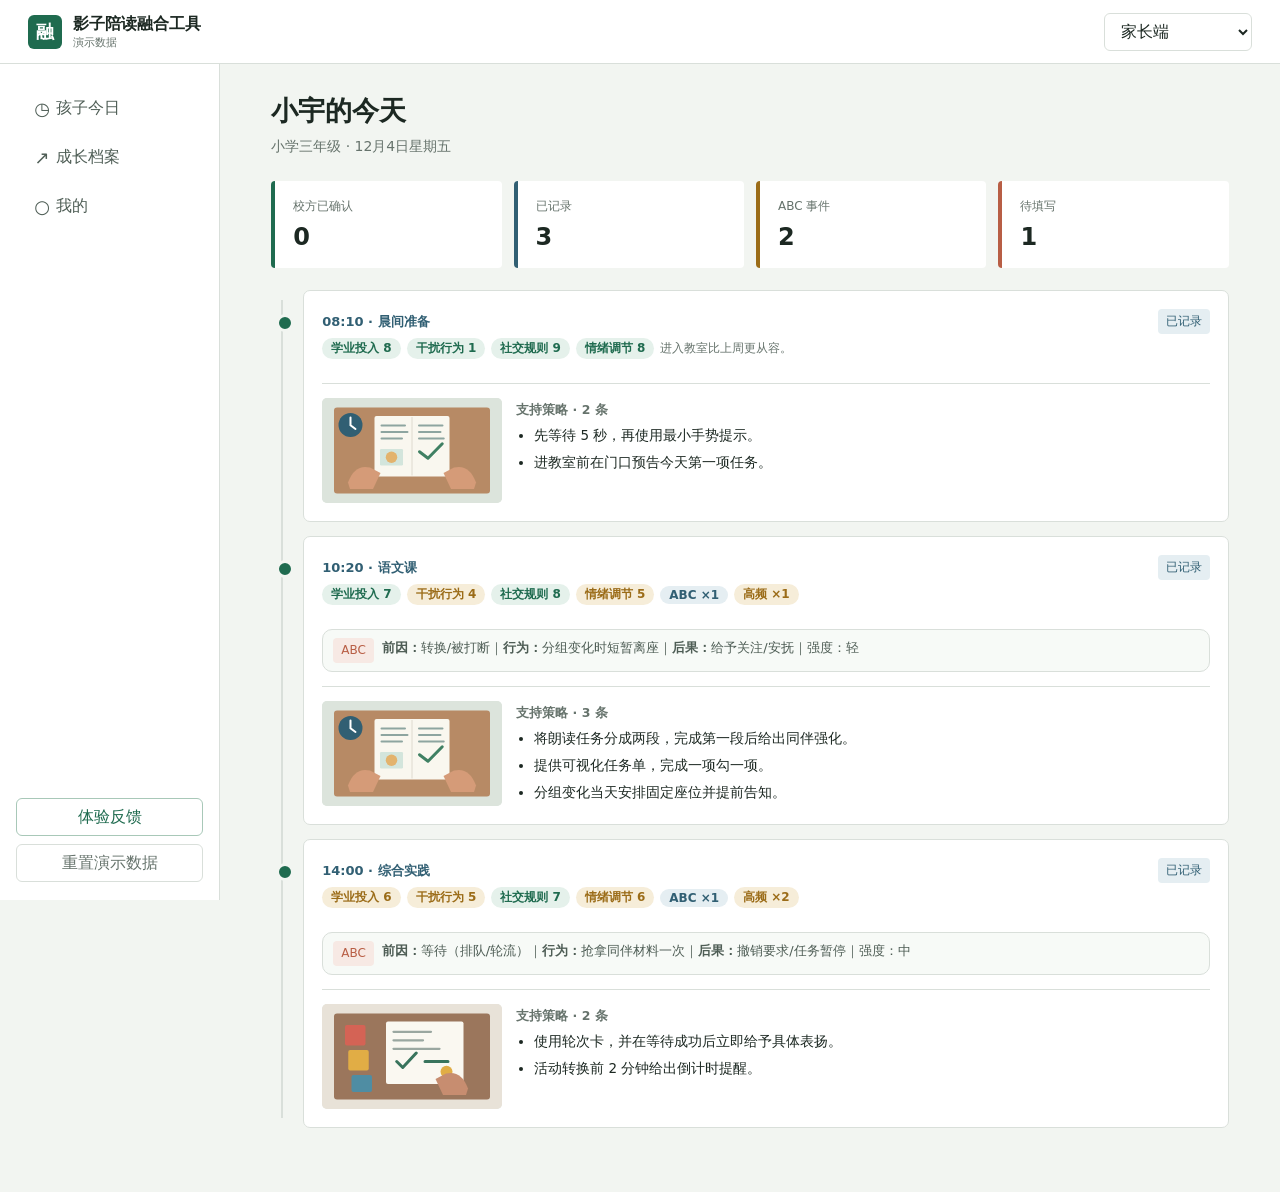
<file: index.html>
<!doctype html>
<html lang="zh-CN">
  <head>
    <meta charset="UTF-8" />
    <meta name="viewport" content="width=device-width, initial-scale=1.0" />
    <meta name="theme-color" content="#1f6b4f" />
    <title>影子陪读融合工具</title>
    <link rel="icon" href="data:," />
    <link rel="stylesheet" href="styles.css" />
  </head>
  <body>
    <div id="app"></div>
    <script src="app.js"></script>
  </body>
</html>
</file>
<file: styles.css>
:root {
  color-scheme: light;
  --ink: #1c2822;
  --muted: #66736c;
  --line: #d9dfda;
  --surface: #ffffff;
  --canvas: #f2f5f1;
  --green: #1f6b4f;
  --green-soft: #e5f1eb;
  --blue: #315f73;
  --blue-soft: #e5eef2;
  --coral: #b85e45;
  --coral-soft: #f7e9e4;
  --red: #b23b32;
  --red-soft: #f7e1df;
  --amber: #9b6c18;
  --amber-soft: #f6edd9;
  --shadow: 0 8px 24px rgba(24, 39, 31, 0.08);
  font-family: "Microsoft YaHei", "PingFang SC", system-ui, sans-serif;
}

* {
  box-sizing: border-box;
}

body {
  margin: 0;
  min-width: 320px;
  min-height: 100vh;
  color: var(--ink);
  background: var(--canvas);
}

button,
input,
select,
textarea {
  font: inherit;
  letter-spacing: 0;
}

button,
select {
  cursor: pointer;
}

button:focus-visible,
input:focus-visible,
select:focus-visible,
textarea:focus-visible {
  outline: 3px solid rgba(49, 95, 115, 0.28);
  outline-offset: 2px;
}

.shell {
  min-height: 100vh;
}

.topbar {
  position: sticky;
  top: 0;
  z-index: 20;
  display: flex;
  align-items: center;
  justify-content: space-between;
  gap: 16px;
  height: 64px;
  padding: 0 28px;
  border-bottom: 1px solid var(--line);
  background: rgba(255, 255, 255, 0.96);
}

.brand {
  display: flex;
  flex: 1 1 auto;
  align-items: center;
  gap: 11px;
  min-width: 0;
  overflow: hidden;
}

.brand-mark {
  display: grid;
  flex: 0 0 auto;
  width: 34px;
  height: 34px;
  place-items: center;
  border-radius: 6px;
  color: white;
  background: var(--green);
  font-size: 18px;
  font-weight: 800;
}

.brand strong {
  display: block;
  overflow: hidden;
  font-size: 16px;
  text-overflow: ellipsis;
  white-space: nowrap;
}

.brand small {
  display: block;
  color: var(--muted);
  font-size: 11px;
}

.role-control {
  display: flex;
  flex: 0 0 auto;
  align-items: center;
  gap: 10px;
  min-width: 0;
}

.role-control label {
  color: var(--muted);
  font-size: 13px;
}

.select,
.input,
.textarea {
  border: 1px solid var(--line);
  border-radius: 6px;
  color: var(--ink);
  background: var(--surface);
}

.select {
  height: 38px;
  padding: 0 34px 0 12px;
}

.input {
  width: 100%;
  height: 42px;
  padding: 0 12px;
}

.textarea {
  width: 100%;
  min-height: 96px;
  padding: 11px 12px;
  resize: vertical;
}

.layout {
  display: grid;
  grid-template-columns: 220px minmax(0, 1fr);
  min-height: calc(100vh - 64px);
}

.sidebar {
  position: sticky;
  top: 64px;
  align-self: start;
  height: calc(100vh - 64px);
  padding: 22px 16px;
  border-right: 1px solid var(--line);
  background: var(--surface);
}

.nav-list {
  display: grid;
  gap: 5px;
}

.nav-item {
  display: flex;
  align-items: center;
  width: 100%;
  min-height: 44px;
  padding: 0 12px;
  border: 0;
  border-radius: 6px;
  color: #4f5e56;
  background: transparent;
  text-align: left;
}

.nav-item:hover {
  background: #f2f5f1;
}

.nav-item.active {
  color: var(--green);
  background: var(--green-soft);
  font-weight: 700;
}

.nav-icon {
  display: inline-grid;
  width: 28px;
  font-size: 18px;
  place-items: center;
}

.sidebar-footer {
  position: absolute;
  right: 16px;
  bottom: 18px;
  left: 16px;
  display: grid;
  gap: 8px;
}

.reset-button,
.feedback-button {
  width: 100%;
  min-height: 38px;
  border: 1px solid var(--line);
  border-radius: 6px;
  color: var(--muted);
  background: var(--surface);
}

.feedback-button {
  border-color: #a8c8b8;
  color: var(--green);
}

.main {
  min-width: 0;
  padding: 30px clamp(20px, 4vw, 56px) 64px;
}

.content {
  width: min(1120px, 100%);
  margin: 0 auto;
}

.page-header {
  display: flex;
  align-items: flex-end;
  justify-content: space-between;
  gap: 18px;
  margin-bottom: 24px;
}

.page-header h1 {
  margin: 0 0 7px;
  font-size: 27px;
  line-height: 1.25;
}

.page-header p {
  margin: 0;
  color: var(--muted);
  font-size: 14px;
  line-height: 1.6;
}

.toolbar {
  display: flex;
  align-items: center;
  gap: 10px;
  margin-bottom: 18px;
}

.search {
  position: relative;
  flex: 1 1 300px;
}

.search .input {
  padding-left: 38px;
}

.search-icon {
  position: absolute;
  top: 10px;
  left: 13px;
  color: var(--muted);
}

.filter-row {
  display: flex;
  gap: 8px;
  margin: 0 0 20px;
  overflow-x: auto;
  scrollbar-width: none;
}

.chip {
  flex: 0 0 auto;
  min-height: 34px;
  padding: 0 13px;
  border: 1px solid var(--line);
  border-radius: 999px;
  color: #526159;
  background: var(--surface);
}

.chip.active {
  border-color: var(--green);
  color: var(--green);
  background: var(--green-soft);
  font-weight: 700;
}

.teacher-grid {
  display: grid;
  grid-template-columns: repeat(2, minmax(0, 1fr));
  gap: 14px;
}

.teacher-card,
.list-card,
.timeline-item,
.case-card,
.metric,
.action-card {
  border: 1px solid var(--line);
  border-radius: 7px;
  background: var(--surface);
}

.teacher-card {
  position: relative;
  padding: 20px;
  transition: transform 160ms ease, box-shadow 160ms ease;
}

.teacher-card:hover {
  box-shadow: var(--shadow);
  transform: translateY(-2px);
}

.teacher-card-top {
  display: grid;
  grid-template-columns: 58px minmax(0, 1fr) auto;
  gap: 13px;
  align-items: center;
}

.avatar {
  display: grid;
  width: 58px;
  height: 58px;
  place-items: center;
  border-radius: 50%;
  color: white;
  background: var(--avatar, var(--green));
  font-size: 19px;
  font-weight: 800;
}

.teacher-name {
  display: flex;
  align-items: center;
  gap: 7px;
  min-width: 0;
}

.teacher-name h2,
.teacher-name h3 {
  margin: 0;
  overflow: hidden;
  font-size: 17px;
  text-overflow: ellipsis;
  white-space: nowrap;
}

.verified {
  display: inline-flex;
  align-items: center;
  justify-content: center;
  width: 18px;
  height: 18px;
  border-radius: 50%;
  color: white;
  background: var(--green);
  font-size: 11px;
  font-weight: 800;
}

.teacher-subtitle {
  margin-top: 5px;
  color: var(--muted);
  font-size: 12px;
}

.price {
  color: var(--coral);
  font-size: 17px;
  font-weight: 800;
  white-space: nowrap;
}

.price small {
  color: var(--muted);
  font-size: 11px;
  font-weight: 400;
}

.tags {
  display: flex;
  flex-wrap: wrap;
  gap: 7px;
  margin: 16px 0;
}

.tag,
.status {
  display: inline-flex;
  align-items: center;
  min-height: 25px;
  padding: 2px 8px;
  border-radius: 4px;
  font-size: 12px;
  line-height: 1.4;
}

.tag {
  color: var(--blue);
  background: var(--blue-soft);
}

.status.green {
  color: var(--green);
  background: var(--green-soft);
}

.status.amber {
  color: var(--amber);
  background: var(--amber-soft);
}

.status.coral {
  color: var(--coral);
  background: var(--coral-soft);
}

.status.blue {
  color: var(--blue);
  background: var(--blue-soft);
}

.card-stats {
  display: grid;
  grid-template-columns: repeat(3, 1fr);
  padding: 14px 0;
  border-top: 1px solid var(--line);
  border-bottom: 1px solid var(--line);
}

.card-stat {
  padding: 0 10px;
  text-align: center;
}

.card-stat + .card-stat {
  border-left: 1px solid var(--line);
}

.card-stat strong {
  display: block;
  font-size: 17px;
}

.card-stat span {
  display: block;
  margin-top: 3px;
  color: var(--muted);
  font-size: 11px;
}

.card-actions {
  display: flex;
  justify-content: flex-end;
  margin-top: 15px;
}

.button {
  display: inline-flex;
  align-items: center;
  justify-content: center;
  min-height: 40px;
  padding: 0 17px;
  border: 1px solid transparent;
  border-radius: 6px;
  font-weight: 700;
}

.button.primary {
  color: white;
  background: var(--green);
}

.button.primary:hover {
  background: #18563f;
}

.button.secondary {
  border-color: var(--green);
  color: var(--green);
  background: white;
}

.button.ghost {
  border-color: var(--line);
  color: #425149;
  background: white;
}

.button.danger {
  border-color: #d8a99b;
  color: var(--coral);
  background: white;
}

.button:disabled {
  cursor: default;
  opacity: 0.55;
}

.back-button {
  display: inline-flex;
  align-items: center;
  gap: 7px;
  margin-bottom: 18px;
  padding: 0;
  border: 0;
  color: var(--muted);
  background: transparent;
}

.profile-head {
  display: grid;
  grid-template-columns: 84px minmax(0, 1fr) auto;
  gap: 20px;
  align-items: center;
  padding-bottom: 25px;
  border-bottom: 1px solid var(--line);
}

.profile-head .avatar {
  width: 84px;
  height: 84px;
  font-size: 25px;
}

.profile-head h1 {
  margin: 0;
  font-size: 26px;
}

.profile-copy {
  margin: 10px 0 0;
  max-width: 720px;
  color: var(--muted);
  font-size: 14px;
  line-height: 1.75;
}

.section {
  padding: 26px 0;
  border-bottom: 1px solid var(--line);
}

.section:last-child {
  border-bottom: 0;
}

.section-title {
  display: flex;
  align-items: center;
  justify-content: space-between;
  gap: 12px;
  margin-bottom: 16px;
}

.section-title h2 {
  margin: 0;
  font-size: 18px;
}

.section-title span {
  color: var(--muted);
  font-size: 13px;
}

.metrics {
  display: grid;
  grid-template-columns: repeat(4, 1fr);
  gap: 12px;
}

.metric {
  padding: 17px;
}

.metric strong {
  display: block;
  margin-bottom: 5px;
  font-size: 23px;
}

.metric span {
  color: var(--muted);
  font-size: 12px;
}

.case-grid {
  display: grid;
  grid-template-columns: repeat(3, 1fr);
  gap: 12px;
}

.case-card {
  padding: 17px;
}

.case-card h3 {
  margin: 0 0 9px;
  font-size: 15px;
}

.case-card p {
  margin: 10px 0 0;
  color: var(--muted);
  font-size: 13px;
  line-height: 1.6;
}

.notice {
  padding: 14px 16px;
  border-left: 4px solid var(--blue);
  border-radius: 4px;
  color: #3e535c;
  background: var(--blue-soft);
  font-size: 13px;
  line-height: 1.6;
}

.summary-grid {
  display: grid;
  grid-template-columns: repeat(4, 1fr);
  gap: 12px;
  margin-bottom: 22px;
}

.summary {
  padding: 17px 18px;
  border-left: 4px solid var(--accent, var(--green));
  border-radius: 4px;
  background: var(--surface);
}

.summary span {
  display: block;
  color: var(--muted);
  font-size: 12px;
}

.summary strong {
  display: block;
  margin-top: 8px;
  font-size: 24px;
}

.list {
  display: grid;
  gap: 10px;
}

.list-card {
  display: grid;
  grid-template-columns: minmax(0, 1fr) auto;
  gap: 18px;
  align-items: center;
  min-height: 84px;
  padding: 16px 18px;
}

.list-card h3 {
  margin: 0 0 6px;
  font-size: 15px;
}

.list-card p {
  margin: 0;
  color: var(--muted);
  font-size: 13px;
  line-height: 1.55;
  overflow-wrap: anywhere;
}

.list-card-meta {
  display: flex;
  align-items: center;
  gap: 8px;
  margin-bottom: 6px;
  color: var(--muted);
  font-size: 12px;
}

.list-actions {
  display: flex;
  flex-wrap: wrap;
  gap: 8px;
  justify-content: flex-end;
  align-items: center;
}

.rename-note {
  color: var(--muted);
  font-size: 12px;
}

.course-title-row {
  display: flex;
  align-items: center;
  gap: 10px;
}

.course-title-row h3 {
  margin: 0;
}

.rename-link {
  flex: 0 0 auto;
  min-height: 28px;
  padding: 0 10px;
  border: 1px solid var(--line);
  border-radius: 5px;
  color: var(--blue);
  background: var(--surface);
  font-size: 12px;
}

.summary-detail {
  display: grid;
  gap: 10px;
}

.summary-item {
  padding: 12px 14px;
  border-radius: 6px;
}

.summary-item.progress {
  border-left: 4px solid var(--green);
  background: var(--green-soft);
}

.summary-item.serious {
  border-left: 4px solid var(--red);
  background: var(--red-soft);
}

.summary-cat {
  color: #36443c;
  font-size: 13px;
  font-weight: 800;
}

.summary-text {
  margin: 5px 0 0;
  color: #46554d;
  font-size: 13px;
  line-height: 1.65;
}

.summary-lines {
  display: grid;
  gap: 6px;
  margin-top: 8px;
}

.summary-line {
  display: flex;
  gap: 8px;
  align-items: flex-start;
  color: #46554d;
  font-size: 13px;
  line-height: 1.55;
}

.summary-line .dot {
  flex: 0 0 auto;
  width: 8px;
  height: 8px;
  margin-top: 6px;
  border-radius: 50%;
}

.summary-line.progress .dot {
  background: var(--green);
}

.summary-line.serious .dot {
  background: var(--red);
}

.summary-line .cat {
  flex: 0 0 auto;
  color: #36443c;
  font-weight: 800;
  white-space: nowrap;
}

.summary-empty {
  color: var(--muted);
  font-size: 13px;
}

.review-subject {
  margin-bottom: 14px;
  color: var(--blue);
  font-weight: 800;
}

.summary-field {
  padding: 12px;
  border: 1px solid var(--line);
  border-radius: 6px;
  background: #fafbfa;
}

.summary-field-head {
  display: flex;
  flex-wrap: wrap;
  gap: 10px;
  align-items: center;
  justify-content: space-between;
  margin-bottom: 9px;
}

.timetable-wrap {
  overflow-x: auto;
  border: 1px solid var(--line);
  border-radius: 7px;
  background: var(--surface);
}

.timetable {
  width: 100%;
  min-width: 660px;
  border-collapse: collapse;
}

.timetable th,
.timetable td {
  padding: 11px 9px;
  border: 1px solid var(--line);
  text-align: center;
  font-size: 13px;
}

.timetable th {
  color: #425149;
  background: #f3f6f3;
  font-weight: 800;
}

.timetable td.time {
  color: var(--muted);
  font-size: 12px;
  white-space: nowrap;
}

.timetable td.subject {
  color: var(--ink);
}

.table-foot {
  margin: 14px 2px 0;
  color: var(--muted);
  font-size: 12px;
}

.plan-list {
  display: grid;
  gap: 12px;
}

.plan-card {
  display: grid;
  grid-template-columns: minmax(0, 1fr) auto;
  gap: 16px;
  align-items: center;
  padding: 18px;
  border: 1px solid var(--line);
  border-radius: 7px;
  background: var(--surface);
}

.plan-meta {
  display: flex;
  flex-wrap: wrap;
  gap: 8px;
  align-items: center;
}

.plan-months {
  color: var(--blue);
  font-size: 15px;
  font-weight: 800;
}

.plan-focus {
  margin: 9px 0 6px;
  font-size: 16px;
  font-weight: 800;
}

.plan-card p {
  margin: 0;
  color: var(--muted);
  font-size: 13px;
  line-height: 1.65;
}

.timeline {
  position: relative;
  display: grid;
  gap: 14px;
  padding-left: 32px;
}

.timeline::before {
  position: absolute;
  top: 10px;
  bottom: 10px;
  left: 10px;
  width: 2px;
  content: "";
  background: var(--line);
}

.timeline-item {
  position: relative;
  padding: 18px;
}

.timeline-item::before {
  position: absolute;
  top: 23px;
  left: -28px;
  width: 12px;
  height: 12px;
  border: 3px solid var(--canvas);
  border-radius: 50%;
  content: "";
  background: var(--green);
}

.timeline-head {
  display: flex;
  align-items: center;
  justify-content: space-between;
  gap: 12px;
}

.timeline-time {
  color: var(--blue);
  font-size: 13px;
  font-weight: 800;
}

.timeline-item h3 {
  margin: 9px 0 8px;
  font-size: 16px;
}

.timeline-item p {
  margin: 0;
  color: #4e5d55;
  font-size: 14px;
  line-height: 1.7;
}

.evidence {
  display: grid;
  grid-template-columns: 180px minmax(0, 1fr);
  gap: 14px;
  margin-top: 14px;
  padding-top: 14px;
  border-top: 1px solid var(--line);
}

.evidence img {
  width: 180px;
  aspect-ratio: 12 / 7;
  border-radius: 5px;
  object-fit: cover;
  background: #e7ece8;
}

.comment {
  padding: 12px 14px;
  border-radius: 5px;
  color: #3e535c;
  background: var(--blue-soft);
  font-size: 13px;
  line-height: 1.6;
}

.chart {
  display: grid;
  gap: 15px;
}

.bar-row {
  display: grid;
  grid-template-columns: 90px minmax(100px, 1fr) 45px;
  gap: 12px;
  align-items: center;
  font-size: 13px;
}

.bar-track {
  height: 9px;
  overflow: hidden;
  border-radius: 5px;
  background: #e4e8e4;
}

.bar-fill {
  height: 100%;
  border-radius: 5px;
  background: var(--green);
}

.assessment-grid {
  display: grid;
  grid-template-columns: 1fr 1fr;
  gap: 24px;
}

.assessment-copy h3 {
  margin: 0 0 10px;
  font-size: 16px;
}

.assessment-copy p {
  margin: 0;
  color: var(--muted);
  font-size: 14px;
  line-height: 1.75;
}

.steps {
  display: grid;
  grid-template-columns: repeat(4, 1fr);
  gap: 8px;
  margin: 18px 0;
}

.step {
  position: relative;
  min-height: 84px;
  padding: 13px 12px;
  border: 1px solid var(--line);
  border-radius: 6px;
  background: var(--surface);
}

.step-number {
  display: grid;
  width: 24px;
  height: 24px;
  margin-bottom: 9px;
  place-items: center;
  border-radius: 50%;
  color: var(--muted);
  background: #edf0ed;
  font-size: 12px;
  font-weight: 800;
}

.step.done {
  border-color: #b7d2c4;
  background: #f5faf7;
}

.step.done .step-number,
.step.current .step-number {
  color: white;
  background: var(--green);
}

.step.current {
  border-color: var(--green);
}

.step strong {
  display: block;
  font-size: 13px;
}

.step small {
  display: block;
  margin-top: 4px;
  color: var(--muted);
  font-size: 11px;
}

.empty {
  padding: 50px 20px;
  border: 1px dashed #cbd3cc;
  border-radius: 7px;
  color: var(--muted);
  background: rgba(255, 255, 255, 0.45);
  text-align: center;
}

.empty-mark {
  display: grid;
  width: 48px;
  height: 48px;
  margin: 0 auto 13px;
  place-items: center;
  border-radius: 50%;
  color: var(--green);
  background: var(--green-soft);
  font-size: 24px;
}

.modal-backdrop {
  position: fixed;
  z-index: 50;
  inset: 0;
  display: grid;
  padding: 20px;
  place-items: center;
  background: rgba(19, 29, 24, 0.48);
}

.modal {
  width: min(560px, 100%);
  max-height: min(760px, calc(100vh - 40px));
  overflow-y: auto;
  border-radius: 7px;
  background: white;
  box-shadow: 0 24px 70px rgba(18, 29, 23, 0.24);
}

.modal-head {
  position: sticky;
  top: 0;
  z-index: 1;
  display: flex;
  align-items: center;
  justify-content: space-between;
  gap: 16px;
  padding: 18px 20px;
  border-bottom: 1px solid var(--line);
  background: white;
}

.modal-head h2 {
  margin: 0;
  font-size: 18px;
}

.icon-button {
  display: grid;
  width: 36px;
  height: 36px;
  padding: 0;
  place-items: center;
  border: 1px solid var(--line);
  border-radius: 6px;
  color: var(--muted);
  background: white;
  font-size: 20px;
}

.modal-body {
  padding: 20px;
}

.modal-actions {
  display: flex;
  justify-content: flex-end;
  gap: 10px;
  padding: 16px 20px;
  border-top: 1px solid var(--line);
}

.form-grid {
  display: grid;
  grid-template-columns: 1fr 1fr;
  gap: 15px;
}

.field {
  display: grid;
  gap: 7px;
}

.field.full {
  grid-column: 1 / -1;
}

.field label,
.fieldset legend {
  color: #425149;
  font-size: 13px;
  font-weight: 700;
}

.fieldset {
  display: grid;
  gap: 9px;
  margin: 0;
  padding: 0;
  border: 0;
}

.radio-row {
  display: flex;
  flex-wrap: wrap;
  gap: 10px;
}

.radio {
  display: flex;
  align-items: center;
  gap: 7px;
  min-height: 38px;
  padding: 0 12px;
  border: 1px solid var(--line);
  border-radius: 6px;
  background: white;
}

.upload-mock {
  display: grid;
  min-height: 92px;
  padding: 14px;
  place-items: center;
  border: 1px dashed #bfc9c1;
  border-radius: 6px;
  color: var(--muted);
  background: #fafbfa;
  text-align: center;
  font-size: 12px;
}

.toast {
  position: fixed;
  z-index: 80;
  right: 24px;
  bottom: 24px;
  max-width: min(360px, calc(100vw - 48px));
  padding: 13px 16px;
  border-radius: 6px;
  color: white;
  background: #253b31;
  box-shadow: var(--shadow);
  font-size: 13px;
  line-height: 1.5;
}

.mobile-nav {
  display: none;
}

.feedback-fab {
  display: none;
}

@media (max-width: 900px) {
  .layout {
    grid-template-columns: 180px minmax(0, 1fr);
  }

  .teacher-grid,
  .assessment-grid {
    grid-template-columns: 1fr;
  }

  .metrics,
  .summary-grid {
    grid-template-columns: repeat(2, 1fr);
  }

  .case-grid {
    grid-template-columns: 1fr 1fr;
  }
}

@media (max-width: 680px) {
  .topbar {
    height: 58px;
    padding: 0 14px;
  }

  .brand-mark {
    width: 32px;
    height: 32px;
  }

  .brand strong {
    max-width: 100%;
    font-size: 14px;
  }

  .brand {
    max-width: calc(100% - 130px);
  }

  .brand small,
  .role-control label {
    display: none;
  }

  .select {
    width: 116px;
    max-width: 116px;
    height: 36px;
    padding-left: 9px;
    font-size: 13px;
  }

  .layout {
    display: block;
    min-height: calc(100vh - 58px);
  }

  .sidebar {
    display: none;
  }

  .main {
    padding: 22px 14px 92px;
  }

  .page-header {
    display: block;
    margin-bottom: 18px;
  }

  .page-header h1 {
    font-size: 23px;
  }

  .page-header .button {
    width: 100%;
    margin-top: 14px;
  }

  .toolbar {
    align-items: stretch;
    flex-direction: column;
  }

  .search {
    flex-basis: auto;
  }

  .teacher-grid,
  .case-grid,
  .form-grid {
    grid-template-columns: 1fr;
  }

  .teacher-card {
    padding: 16px;
  }

  .teacher-card-top {
    grid-template-columns: 50px minmax(0, 1fr) auto;
  }

  .avatar {
    width: 50px;
    height: 50px;
  }

  .price {
    font-size: 15px;
  }

  .profile-head {
    grid-template-columns: 68px minmax(0, 1fr);
    gap: 14px;
  }

  .profile-head .avatar {
    width: 68px;
    height: 68px;
  }

  .profile-head .button {
    grid-column: 1 / -1;
    width: 100%;
  }

  .metrics,
  .summary-grid {
    grid-template-columns: 1fr 1fr;
    gap: 8px;
  }

  .metric,
  .summary {
    padding: 14px;
  }

  .list-card {
    display: block;
    padding: 15px;
  }

  .list-card .button {
    width: 100%;
    margin-top: 13px;
  }

  .list-actions {
    margin-top: 13px;
  }

  .list-actions .button {
    margin-top: 0;
  }

  .plan-card {
    display: block;
  }

  .evidence {
    grid-template-columns: 1fr;
  }

  .evidence img {
    width: 100%;
  }

  .bar-row {
    grid-template-columns: 74px minmax(80px, 1fr) 38px;
    gap: 8px;
  }

  .steps {
    grid-template-columns: 1fr 1fr;
  }

  .modal-backdrop {
    align-items: end;
    padding: 0;
  }

  .modal {
    width: 100%;
    max-height: calc(100vh - 34px);
    border-radius: 7px 7px 0 0;
  }

  .modal-actions .button {
    flex: 1;
  }

  .mobile-nav {
    position: fixed;
    z-index: 25;
    right: 0;
    bottom: 0;
    left: 0;
    display: grid;
    grid-template-columns: repeat(var(--nav-count), 1fr);
    min-height: 66px;
    padding: 5px 4px max(5px, env(safe-area-inset-bottom));
    border-top: 1px solid var(--line);
    background: rgba(255, 255, 255, 0.98);
  }

  .mobile-nav .nav-list {
    display: contents;
  }

  .mobile-nav .nav-item {
    display: grid;
    min-width: 0;
    min-height: 54px;
    padding: 4px 2px;
    place-items: center;
    font-size: 11px;
    text-align: center;
  }

  .mobile-nav .nav-icon {
    width: auto;
    font-size: 19px;
  }

  .feedback-fab {
    position: fixed;
    z-index: 26;
    right: 14px;
    bottom: 78px;
    display: grid;
    width: 44px;
    height: 44px;
    padding: 0;
    place-items: center;
    border: 1px solid #a8c8b8;
    border-radius: 50%;
    color: var(--green);
    background: white;
    box-shadow: var(--shadow);
    font-size: 20px;
  }

  .toast {
    right: 14px;
    bottom: 132px;
    left: 14px;
    max-width: none;
  }
}

@media (max-width: 390px) {
  .brand strong {
    font-size: 13px;
  }

  .card-stat {
    padding: 0 5px;
  }

  .steps {
    grid-template-columns: 1fr;
  }
}

@media (prefers-reduced-motion: reduce) {
  *,
  *::before,
  *::after {
    scroll-behavior: auto !important;
    transition: none !important;
  }
}

/* 校内老师端微信授权门 */
.auth-gate {
  display: flex;
  flex-direction: column;
  align-items: center;
  justify-content: center;
  padding: 80px 30px 100px;
  text-align: center;
  min-height: 60vh;
}
.auth-gate-icon {
  font-size: 48px;
  margin-bottom: 16px;
  line-height: 1;
}
.auth-gate-title {
  font-size: 18px;
  font-weight: 600;
  color: #2a3340;
  margin-bottom: 8px;
}
.auth-gate-desc {
  font-size: 13px;
  color: #5b6470;
  line-height: 1.7;
  margin-bottom: 32px;
  max-width: 280px;
}
.auth-btn {
  background: #2f7659;
  color: #ffffff;
  border: none;
  border-radius: 999px;
  padding: 12px 48px;
  font-size: 15px;
  cursor: pointer;
}
.auth-btn:hover {
  opacity: 0.92;
}

/* ===== 记录端 v1.1：课级轻记 + ABC + 放学小结 + AI 督导助理 ===== */
.close-card {
  background: var(--green-soft);
  border: 1px solid #cfe3d8;
  border-radius: 14px;
  padding: 16px 18px;
  margin-bottom: 16px;
}
.close-head {
  display: flex;
  justify-content: space-between;
  align-items: center;
  gap: 12px;
}
.close-head h3 { font-size: 15px; margin-bottom: 2px; }
.close-head p { font-size: 13px; color: #4a5a52; margin: 0; }
.close-foot { font-size: 12px; color: var(--muted); margin: 10px 0 0; }

.dbr-row {
  display: flex;
  flex-wrap: wrap;
  gap: 6px;
  align-items: center;
  margin-top: 8px;
}
.dbr-chip {
  display: inline-block;
  font-size: 12px;
  padding: 2px 9px;
  border-radius: 999px;
  font-weight: 600;
}
.dbr-chip.good { background: var(--green-soft); color: var(--green); }
.dbr-chip.warn { background: var(--red-soft); color: var(--red); }
.dbr-chip.mid { background: var(--amber-soft); color: var(--amber); }
.dbr-chip.abc { background: var(--blue-soft); color: var(--blue); }
.dbr-note { font-size: 12px; color: var(--muted); }
.dbr-row.big { margin: 4px 0 10px; }

.abc-list { display: grid; gap: 8px; margin-top: 4px; }
.abc-item {
  display: flex;
  gap: 8px;
  align-items: flex-start;
  background: #f7faf7;
  border: 1px solid var(--line);
  border-radius: 10px;
  padding: 8px 10px;
}
.abc-item p { font-size: 13px; margin: 0; line-height: 1.6; }

.slider-row { margin-bottom: 14px; }
.slider-label { display: flex; flex-direction: column; gap: 2px; margin-bottom: 6px; }
.slider-label strong { font-size: 14px; }
.slider-hint { font-size: 12px; color: var(--muted); }
.slider-line { display: flex; align-items: center; gap: 10px; }
.slider-line input[type="range"] { flex: 1; accent-color: var(--green); }
.slider-value {
  min-width: 34px;
  text-align: center;
  font-weight: 700;
  color: var(--green);
  background: var(--green-soft);
  border-radius: 8px;
  padding: 2px 6px;
  font-variant-numeric: tabular-nums;
}

.stepper { display: inline-flex; align-items: center; gap: 14px; }
.stepper output { font-size: 18px; font-weight: 700; min-width: 28px; text-align: center; }
.stepper .button { padding: 4px 14px; }

.chip-group { display: flex; flex-wrap: wrap; gap: 8px; }
.chip {
  display: inline-flex;
  align-items: center;
  gap: 5px;
  border: 1px solid var(--line);
  background: var(--surface);
  border-radius: 999px;
  padding: 6px 12px;
  font-size: 13px;
  cursor: pointer;
}
.chip:has(input:checked) { background: var(--green-soft); border-color: var(--green); color: var(--green); font-weight: 600; }
.chip input { accent-color: var(--green); margin: 0; }
.other-text { margin-top: 8px; }

.goal-row {
  display: flex;
  justify-content: space-between;
  align-items: center;
  gap: 10px;
  padding: 8px 0;
  border-bottom: 1px dashed #e4e9e5;
  font-size: 14px;
}
.goal-row:last-of-type { border-bottom: none; }
.goal-row select { max-width: 190px; }

.agg-grid { display: grid; grid-template-columns: repeat(4, 1fr); gap: 8px; }
.agg-item {
  background: #f7faf7;
  border: 1px solid var(--line);
  border-radius: 10px;
  padding: 8px 10px;
  text-align: center;
}
.agg-item span { display: block; font-size: 12px; color: var(--muted); margin-bottom: 2px; }
.agg-item strong { font-size: 17px; color: var(--green); font-variant-numeric: tabular-nums; }
.agg-foot { font-size: 12px; color: var(--muted); margin: 8px 0 0; }

.ai-card {
  background: linear-gradient(135deg, var(--blue-soft) 0%, var(--green-soft) 100%);
  border: 1px solid #cfe3d8;
  border-radius: 14px;
  padding: 18px;
  margin-bottom: 16px;
}
.ai-head { display: flex; gap: 10px; align-items: center; margin-bottom: 12px; }
.ai-head h3 { font-size: 15px; }
.ai-head p { font-size: 12.5px; color: #4a5a52; margin: 2px 0 0; }
.ai-dot {
  width: 10px;
  height: 10px;
  border-radius: 50%;
  background: var(--green);
  box-shadow: 0 0 0 4px rgba(31, 107, 79, 0.15);
  flex-shrink: 0;
}
.ai-foot { font-size: 12px; color: var(--muted); margin: 10px 0 0; }

.chat-body { max-height: 46vh; overflow-y: auto; }
.chat-list { display: grid; gap: 12px; }
.chat-row { display: flex; flex-direction: column; }
.chat-row.user { align-items: flex-end; }
.chat-bubble {
  max-width: 88%;
  border-radius: 14px;
  padding: 10px 13px;
  font-size: 13.5px;
  line-height: 1.65;
}
.chat-bubble.ai { background: #f2f5f1; border: 1px solid var(--line); border-top-left-radius: 4px; }
.chat-bubble.user { background: var(--green); color: #ffffff; border-top-right-radius: 4px; }
.chat-input-row { display: flex; gap: 8px; padding: 12px 16px; border-top: 1px solid var(--line); }
.chat-input-row .input { flex: 1; }
.crisis-card {
  background: var(--red-soft);
  color: var(--red);
  border: 1px solid #e5b7b2;
  border-radius: 10px;
  font-size: 13px;
  font-weight: 700;
  padding: 8px 12px;
  margin-bottom: 8px;
}

.link-button {
  background: none;
  border: none;
  color: var(--green);
  font-size: 13.5px;
  font-weight: 600;
  cursor: pointer;
  padding: 4px 0;
  text-align: left;
}
.link-button:hover { text-decoration: underline; }

@media (max-width: 640px) {
  .agg-grid { grid-template-columns: repeat(2, 1fr); }
  .goal-row { flex-direction: column; align-items: flex-start; }
}

/* ---- 打分说明 / 策略多条 / 图例 ---- */
.slider-desc { margin: 2px 0 6px; font-size: 12.5px; color: var(--ink-soft, #555); line-height: 1.5; }
.slider-anchor { margin: 4px 0 0; font-size: 11.5px; color: var(--muted); }
.slider-dir { font-size: 11.5px; color: var(--muted); margin-left: 8px; }
.strategy-block { margin-top: 4px; }
.strategy-title { font-size: 12.5px; font-weight: 700; color: var(--muted); margin-bottom: 6px; }
.strategy-list { margin: 0; padding-left: 18px; display: grid; gap: 6px; }
.strategy-list li { font-size: 13.5px; line-height: 1.55; }
.dbr-legend { margin: 10px 0 14px; font-size: 12px; color: var(--muted); background: rgba(0, 0, 0, 0.03); border-radius: 10px; padding: 8px 12px; line-height: 1.6; }
.src-note { margin: 6px 0 0; font-size: 11px; color: var(--muted); line-height: 1.7; }
.src-note + .src-note { margin-top: 4px; }
</file>
